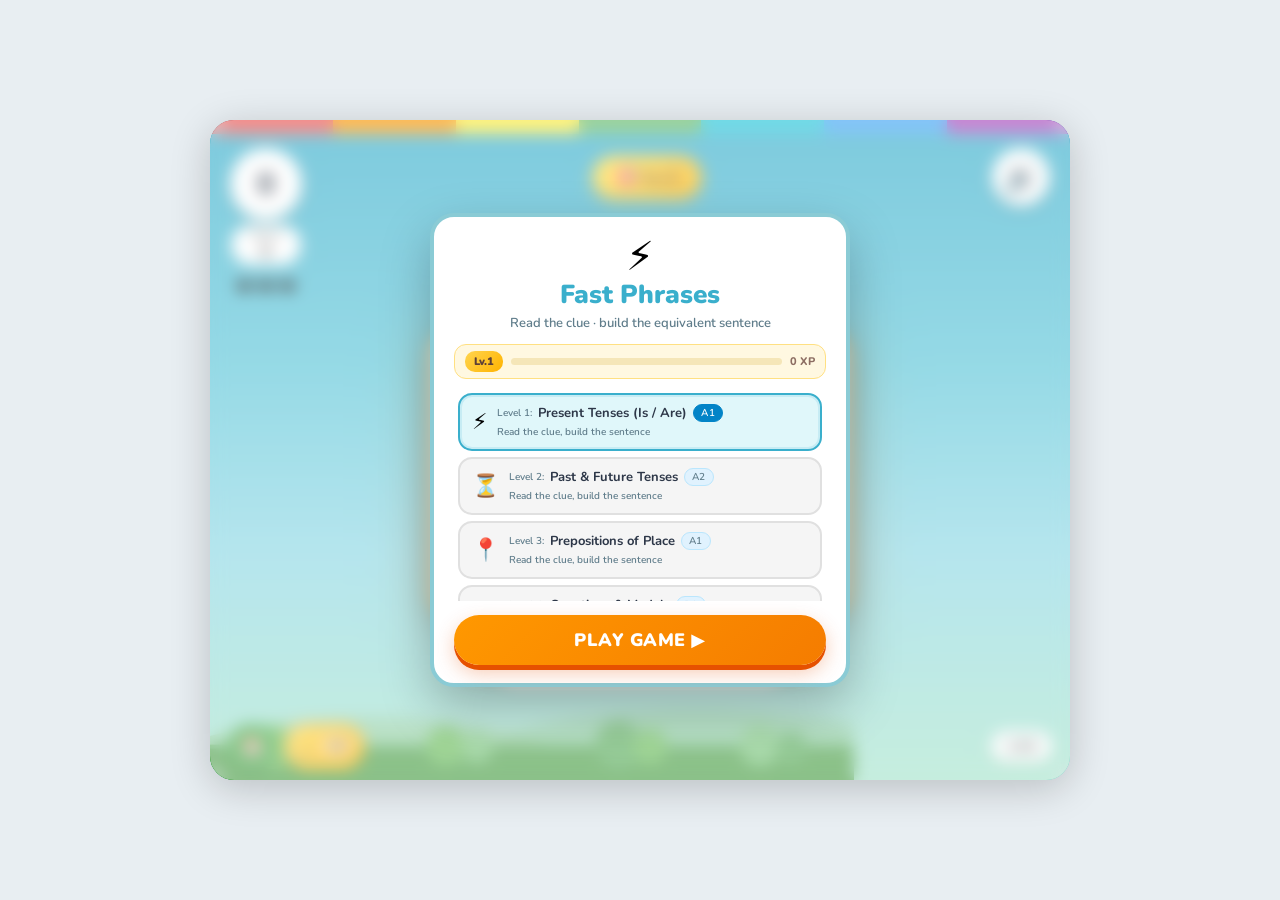
<file: backend/game/index.html>
<!DOCTYPE html>
<html lang="en">

<head>
    <meta charset="UTF-8">
    <meta name="viewport" content="width=device-width, initial-scale=1.0, maximum-scale=1.0, user-scalable=no">
    <title>Fast Phrases · Speed Sentence Building Game</title>
    <link rel="preconnect" href="https://fonts.googleapis.com">
    <link rel="preconnect" href="https://fonts.gstatic.com" crossorigin>
    <link
        href="https://fonts.googleapis.com/css2?family=Fredoka:wght@400;500;600;700&family=Nunito:wght@600;700;800;900&display=swap"
        rel="stylesheet">
    <style>
        :root {
            --font: 'Nunito', 'Fredoka', system-ui, sans-serif;
            --sky-top: #3AAFCC;
            --btn-teal: #C5E8ED;
            --btn-teal-dark: #9FD4DC;
            --btn-teal-border: #8ACBD5;
            --text-dark: #2D3748;
            --text-muted: #607D8B;
        }

        * {
            box-sizing: border-box;
            margin: 0;
            padding: 0;
        }

        *:not(input):not(textarea) {
            user-select: none;
            -webkit-user-select: none;
        }

        html,
        body {
            height: 100vh;
            height: 100dvh;
            overflow: hidden;
        }

        body {
            font-family: var(--font);
            background: #E8EEF2;
            display: flex;
            align-items: center;
            justify-content: center;
            padding: 8px;
        }

        .game-viewport {
            position: relative;
            width: 100%;
            max-width: 860px;
            height: 100%;
            max-height: 660px;
            border-radius: 24px;
            overflow: hidden;
            box-shadow: 0 8px 40px rgba(0, 0, 0, 0.2), inset 0 0 0 4px rgba(255, 255, 255, 0.4);
            display: flex;
            flex-direction: column;
            background: #5CC5D8;
        }

        /* RAINBOW TIMER */
        .rainbow-timer {
            height: 14px;
            display: flex;
            flex-shrink: 0;
            overflow: hidden;
        }

        .rainbow-timer .segment {
            flex: 1;
            transition: opacity 0.3s ease;
        }

        .rainbow-timer .segment.depleted {
            opacity: 0.15;
        }

        .seg-red {
            background: #EF5350;
        }

        .seg-orange {
            background: #FF9800;
        }

        .seg-yellow {
            background: #FFEB3B;
        }

        .seg-green {
            background: #66BB6A;
        }

        .seg-teal {
            background: #26C6DA;
        }

        .seg-blue {
            background: #42A5F5;
        }

        .seg-purple {
            background: #AB47BC;
        }

        /* SCENE */
        .game-scene {
            flex: 1;
            min-height: 0;
            position: relative;
            display: flex;
            flex-direction: column;
            background: linear-gradient(180deg, #3AAFCC 0%, #5CC5D8 35%, #8ED8E4 65%, #A8E4CC 100%);
            overflow: hidden;
        }

        .landscape {
            position: absolute;
            bottom: 0;
            left: 0;
            right: 0;
            height: 110px;
            pointer-events: none;
            z-index: 0;
        }

        /* HUD TOP */
        .hud-top {
            width: 100%;
            padding: 14px 20px 0;
            display: flex;
            align-items: flex-start;
            justify-content: space-between;
            gap: 10px;
            flex-shrink: 0;
            position: relative;
            z-index: 10;
        }

        .hud-left {
            display: flex;
            flex-direction: column;
            align-items: center;
            gap: 6px;
        }

        .hud-center {
            flex: 1;
            display: flex;
            justify-content: center;
            padding-top: 8px;
        }

        .hud-right {
            display: flex;
            align-items: flex-start;
        }

        .score-badge {
            display: flex;
            flex-direction: column;
            align-items: center;
            gap: 5px;
        }

        .score-circle {
            width: 72px;
            height: 72px;
            background: #FFFFFF;
            border-radius: 50%;
            display: flex;
            align-items: center;
            justify-content: center;
            font-size: 30px;
            font-weight: 900;
            color: var(--text-dark);
            box-shadow: 0 4px 14px rgba(0, 0, 0, 0.18), inset 0 -3px 0 rgba(0, 0, 0, 0.06);
            transition: transform 0.2s;
            border: 3px solid #FFFFFF;
        }

        .score-circle.pulse {
            transform: scale(1.15);
        }

        .score-label {
            background: #FFFFFF;
            padding: 4px 14px;
            border-radius: 22px;
            font-size: 11px;
            font-weight: 800;
            color: #666;
            text-align: center;
            line-height: 1.15;
            box-shadow: 0 2px 8px rgba(0, 0, 0, 0.12);
            min-width: 70px;
        }

        .score-label .score-num {
            display: block;
            font-size: 16px;
            color: #222;
            margin-top: 1px;
        }

        .lives-row {
            display: flex;
            gap: 3px;
            margin-top: 2px;
        }

        .heart {
            font-size: 22px;
            transition: transform 0.3s, opacity 0.3s, filter 0.3s;
            filter: drop-shadow(0 2px 3px rgba(0, 0, 0, 0.15));
        }

        .heart.lost {
            opacity: 0.25;
            filter: grayscale(1);
        }

        .heart.shake {
            animation: heart-shake 0.4s ease;
        }

        @keyframes heart-shake {

            0%,
            100% {
                transform: translateX(0);
            }

            20%,
            60% {
                transform: translateX(-4px);
            }

            40%,
            80% {
                transform: translateX(4px);
            }
        }

        .level-pill {
            background: linear-gradient(135deg, #FFE44D, #FFB300);
            color: #5D4037;
            padding: 9px 22px;
            border-radius: 26px;
            font-size: 18px;
            font-weight: 900;
            box-shadow: 0 4px 12px rgba(255, 180, 0, 0.45), inset 0 -2px 0 rgba(0, 0, 0, 0.08);
            white-space: nowrap;
            letter-spacing: 0.3px;
        }

        .sound-btn {
            width: 58px;
            height: 58px;
            background: #FFFFFF;
            border: none;
            border-radius: 50%;
            font-size: 28px;
            cursor: pointer;
            box-shadow: 0 4px 12px rgba(0, 0, 0, 0.18), inset 0 -3px 0 rgba(0, 0, 0, 0.05);
            display: flex;
            align-items: center;
            justify-content: center;
            transition: transform 0.15s;
            border: 3px solid #FFFFFF;
        }

        .sound-btn:hover {
            transform: scale(1.08);
        }

        .sound-btn:active {
            transform: scale(0.95);
        }

        .sound-btn.muted {
            opacity: 0.55;
        }

        /* SCENE BODY */
        .scene-body {
            flex: 1;
            min-height: 0;
            display: flex;
            flex-direction: column;
            align-items: center;
            justify-content: center;
            gap: 14px;
            padding: 10px 16px 0;
            width: 100%;
            position: relative;
            z-index: 5;
        }

        .illustration-frame {
            width: 420px;
            height: 290px;
            flex-shrink: 0;
            background: linear-gradient(135deg, #F0D078 0%, #D4A843 50%, #C49A38 100%);
            border-radius: 26px;
            padding: 6px;
            box-shadow:
                0 10px 30px rgba(0, 0, 0, 0.28),
                0 0 0 1px rgba(255, 255, 255, 0.4),
                0 0 60px rgba(212, 168, 67, 0.35);
            animation: frame-enter 0.45s cubic-bezier(0.34, 1.56, 0.64, 1);
        }

        @keyframes frame-enter {
            from {
                transform: scale(0.8) translateY(-15px);
                opacity: 0;
            }

            to {
                transform: scale(1) translateY(0);
                opacity: 1;
            }
        }

        .illustration-inner {
            width: 100%;
            height: 100%;
            background: radial-gradient(ellipse at center, #F4FAFF 0%, #DCEEFB 70%, #C8E0F0 100%);
            border-radius: 22px;
            display: flex;
            flex-direction: column;
            align-items: center;
            justify-content: center;
            gap: 12px;
            overflow: hidden;
            position: relative;
            box-shadow: inset 0 0 50px rgba(58, 175, 204, 0.12);
        }

        .illustration-emoji {
            font-size: 110px;
            line-height: 1;
            animation: emoji-bounce 2.5s ease-in-out infinite;
            filter: drop-shadow(0 6px 12px rgba(0, 0, 0, 0.15));
        }

        @keyframes emoji-bounce {

            0%,
            100% {
                transform: translateY(0) scale(1);
            }

            50% {
                transform: translateY(-10px) scale(1.05);
            }
        }

        .illustration-context {
            font-size: 14px;
            font-weight: 700;
            color: #3D6B7A;
            text-align: center;
            padding: 4px 18px;
            max-width: 95%;
            line-height: 1.3;
            font-style: italic;
            opacity: 0.9;
        }

        .illustration-context::before {
            content: "💭 ";
            font-style: normal;
        }

        /* CLOUD SLOT */
        .cloud-slot-wrapper {
            width: 100%;
            display: flex;
            justify-content: center;
            flex-shrink: 0;
        }

        .cloud-slot {
            background: #FFFFFF;
            min-width: 300px;
            max-width: 620px;
            min-height: 52px;
            padding: 12px 24px;
            border-radius: 26px;
            display: flex;
            align-items: center;
            justify-content: center;
            flex-wrap: wrap;
            gap: 6px;
            box-shadow: 0 5px 16px rgba(0, 0, 0, 0.1);
            transition: background 0.3s ease;
        }

        .cloud-slot .dots {
            font-size: 20px;
            font-weight: 900;
            color: #90A4AE;
            letter-spacing: 4px;
        }

        .cloud-slot.correct {
            background: #C8E6C9;
            animation: cloud-pop 0.45s ease;
        }

        .cloud-slot.wrong {
            background: #FFCDD2;
            animation: cloud-shake 0.4s ease;
        }

        @keyframes cloud-pop {
            0% {
                transform: scale(0.96);
            }

            40% {
                transform: scale(1.04);
            }

            100% {
                transform: scale(1);
            }
        }

        @keyframes cloud-shake {

            0%,
            100% {
                transform: translateX(0);
            }

            15%,
            55% {
                transform: translateX(-6px);
            }

            35%,
            75% {
                transform: translateX(6px);
            }
        }

        .placed-word {
            background: #0288D1;
            color: #FFF;
            font-size: 16px;
            font-weight: 700;
            padding: 6px 16px;
            border-radius: 20px;
            box-shadow: 0 2px 0 #01579B;
            animation: word-pop 0.25s cubic-bezier(0.175, 0.885, 0.32, 1.275);
        }

        .placed-word.hint-revealed {
            background: #F9A825;
            box-shadow: 0 2px 0 #F57F17;
        }

        @keyframes word-pop {
            from {
                transform: scale(0.5);
                opacity: 0;
            }

            to {
                transform: scale(1);
                opacity: 1;
            }
        }

        /* WORD CHOICES */
        .word-choices {
            display: flex;
            flex-wrap: wrap;
            justify-content: center;
            gap: 9px;
            padding: 0 8px;
            max-width: 660px;
            width: 100%;
            flex-shrink: 0;
        }

        .choice-btn {
            background: var(--btn-teal);
            color: var(--text-dark);
            border: 2.5px solid var(--btn-teal-border);
            font-family: var(--font);
            font-size: 17px;
            font-weight: 700;
            padding: 11px 24px;
            border-radius: 15px;
            cursor: pointer;
            box-shadow: 0 4px 0 var(--btn-teal-dark), 0 5px 10px rgba(0, 0, 0, 0.1);
            transition: all 0.1s ease;
            position: relative;
            top: 0;
        }

        .choice-btn:hover {
            top: -2px;
            box-shadow: 0 6px 0 var(--btn-teal-dark), 0 8px 14px rgba(0, 0, 0, 0.12);
            background: #D4EEF3;
        }

        .choice-btn:active {
            top: 3px;
            box-shadow: 0 1px 0 var(--btn-teal-dark);
        }

        .choice-btn.used {
            opacity: 0.2;
            pointer-events: none;
            box-shadow: none;
            top: 0;
            transform: scale(0.9);
        }

        .choice-btn.hint-highlight {
            background: #FFE082;
            border-color: #FFB300;
            box-shadow: 0 4px 0 #FF8F00, 0 5px 10px rgba(0, 0, 0, 0.15);
            animation: hint-pulse 0.8s ease-in-out infinite alternate;
        }

        @keyframes hint-pulse {
            from {
                transform: scale(1);
            }

            to {
                transform: scale(1.05);
            }
        }

        .choice-btn.wrong-flash {
            animation: btn-shake 0.35s ease;
            background: #FFCDD2;
            border-color: #EF9A9A;
        }

        @keyframes btn-shake {

            0%,
            100% {
                transform: translateX(0);
            }

            20%,
            60% {
                transform: translateX(-4px);
            }

            40%,
            80% {
                transform: translateX(4px);
            }
        }

        /* BOTTOM BAR */
        .bottom-controls {
            width: 100%;
            padding: 10px 18px 12px;
            display: flex;
            align-items: center;
            justify-content: space-between;
            gap: 8px;
            flex-shrink: 0;
            position: relative;
            z-index: 10;
        }

        .bottom-left {
            display: flex;
            gap: 8px;
            align-items: center;
        }

        .ctrl-btn {
            height: 44px;
            min-width: 44px;
            border-radius: 24px;
            border: none;
            font-size: 20px;
            cursor: pointer;
            display: flex;
            align-items: center;
            justify-content: center;
            box-shadow: 0 3px 8px rgba(0, 0, 0, 0.15);
            transition: transform 0.15s, box-shadow 0.15s;
            padding: 0 12px;
        }

        .ctrl-btn:hover {
            transform: scale(1.06);
        }

        .ctrl-btn:active {
            transform: scale(0.96);
        }

        .ctrl-btn.flag-btn {
            background: #4CAF50;
            color: #FFF;
        }

        .ctrl-btn.hint-btn {
            background: linear-gradient(135deg, #FFD54F, #FFB300);
            color: #5D4037;
            font-family: var(--font);
            font-size: 15px;
            font-weight: 900;
            gap: 6px;
            box-shadow: 0 3px 8px rgba(255, 180, 0, 0.35), inset 0 -2px 0 rgba(0, 0, 0, 0.1);
        }

        .ctrl-btn.hint-btn:disabled {
            opacity: 0.35;
            cursor: not-allowed;
            background: linear-gradient(135deg, #CFD8DC, #B0BEC5);
            box-shadow: 0 3px 8px rgba(0, 0, 0, 0.1);
        }

        .ctrl-btn.hint-btn:disabled:hover {
            transform: none;
        }

        .hint-count {
            background: rgba(255, 255, 255, 0.5);
            padding: 1px 7px;
            border-radius: 10px;
            font-size: 13px;
        }

        .progress-pill {
            background: rgba(255, 255, 255, 0.95);
            padding: 6px 16px;
            border-radius: 22px;
            font-size: 14px;
            font-weight: 800;
            color: #555;
            box-shadow: 0 2px 8px rgba(0, 0, 0, 0.12);
        }

        /* POPUPS */
        .score-popup {
            position: absolute;
            top: 40%;
            left: 50%;
            transform: translate(-50%, -50%);
            font-size: 42px;
            font-weight: 900;
            color: #FF9800;
            text-shadow: 0 3px 8px rgba(0, 0, 0, 0.25), 0 0 20px rgba(255, 152, 0, 0.4);
            z-index: 50;
            pointer-events: none;
            animation: score-fly 0.9s cubic-bezier(0.23, 1, 0.32, 1) forwards;
        }

        @keyframes score-fly {
            0% {
                transform: translate(-50%, -50%) scale(0.5);
                opacity: 0;
            }

            25% {
                transform: translate(-50%, -70%) scale(1.3);
                opacity: 1;
            }

            100% {
                transform: translate(-50%, -140%) scale(0.7);
                opacity: 0;
            }
        }

        .streak-popup {
            position: absolute;
            top: 18px;
            left: 50%;
            transform: translateX(-50%);
            background: rgba(255, 152, 0, 0.92);
            color: #FFF;
            padding: 7px 22px;
            border-radius: 22px;
            font-size: 17px;
            font-weight: 900;
            z-index: 50;
            animation: streak-show 1.5s ease forwards;
            pointer-events: none;
            box-shadow: 0 4px 14px rgba(255, 152, 0, 0.4);
        }

        @keyframes streak-show {
            0% {
                transform: translateX(-50%) scale(0.6);
                opacity: 0;
            }

            20% {
                transform: translateX(-50%) scale(1.1);
                opacity: 1;
            }

            80% {
                transform: translateX(-50%) scale(1);
                opacity: 1;
            }

            100% {
                transform: translateX(-50%) translateY(-10px);
                opacity: 0;
            }
        }

        .levelup-toast {
            position: absolute;
            top: 30%;
            left: 50%;
            transform: translate(-50%, -50%);
            background: linear-gradient(135deg, #FFD54F, #FFB300);
            color: #5D4037;
            padding: 16px 30px;
            border-radius: 24px;
            font-size: 20px;
            font-weight: 900;
            z-index: 300;
            box-shadow: 0 8px 24px rgba(255, 180, 0, 0.6);
            animation: levelup-anim 2.2s ease forwards;
            pointer-events: none;
            text-align: center;
        }

        @keyframes levelup-anim {
            0% {
                transform: translate(-50%, -50%) scale(0.3);
                opacity: 0;
            }

            20% {
                transform: translate(-50%, -50%) scale(1.15);
                opacity: 1;
            }

            40%,
            75% {
                transform: translate(-50%, -50%) scale(1);
                opacity: 1;
            }

            100% {
                transform: translate(-50%, -65%) scale(0.9);
                opacity: 0;
            }
        }

        .confetti-container {
            position: absolute;
            inset: 0;
            pointer-events: none;
            z-index: 100;
            overflow: hidden;
        }

        .confetti {
            position: absolute;
            border-radius: 3px;
            animation: confetti-fall linear forwards;
        }

        @keyframes confetti-fall {
            0% {
                transform: translateY(-20px) rotate(0deg);
                opacity: 1;
            }

            100% {
                transform: translateY(700px) rotate(720deg);
                opacity: 0;
            }
        }

        /* OVERLAYS */
        .overlay {
            position: absolute;
            inset: 0;
            background: rgba(255, 255, 255, 0.35);
            backdrop-filter: blur(8px);
            display: flex;
            align-items: center;
            justify-content: center;
            padding: 16px;
            z-index: 200;
            overflow-y: auto;
        }

        .overlay.hidden {
            display: none !important;
        }

        .modal-card {
            background: #FFFFFF;
            border-radius: 24px;
            max-width: 420px;
            width: 100%;
            padding: 20px 20px 18px;
            text-align: center;
            box-shadow: 0 20px 50px rgba(0, 0, 0, 0.25);
            border: 4px solid var(--btn-teal-border);
            animation: modal-pop 0.4s cubic-bezier(0.34, 1.56, 0.64, 1);
            margin: auto;
        }

        @keyframes modal-pop {
            from {
                transform: scale(0.75) translateY(20px);
                opacity: 0;
            }

            to {
                transform: scale(1) translateY(0);
                opacity: 1;
            }
        }

        .modal-card .game-logo {
            font-size: 40px;
            margin-bottom: 0;
            line-height: 1;
        }

        .modal-card h1 {
            font-size: 26px;
            font-weight: 900;
            color: var(--sky-top);
            margin-bottom: 2px;
        }

        .modal-card .subtitle {
            font-size: 13px;
            color: var(--text-muted);
            margin-bottom: 12px;
            font-weight: 600;
        }

        /* LEVEL BAR */
        .level-bar {
            display: flex;
            align-items: center;
            gap: 8px;
            background: #FFF8E1;
            border: 1.5px solid #FFE082;
            border-radius: 12px;
            padding: 6px 10px;
            margin-bottom: 12px;
        }

        .level-bar .lv-badge {
            background: linear-gradient(135deg, #FFD54F, #FFB300);
            color: #5D4037;
            font-size: 11px;
            font-weight: 900;
            padding: 3px 9px;
            border-radius: 10px;
            white-space: nowrap;
        }

        .level-bar .xp-track {
            flex: 1;
            background: #F5E6B8;
            border-radius: 8px;
            height: 7px;
            overflow: hidden;
        }

        .level-bar .xp-fill {
            height: 100%;
            width: 0%;
            background: linear-gradient(90deg, #FF9800, #FFB300);
            border-radius: 8px;
            transition: width 0.5s ease;
        }

        .level-bar .xp-text {
            font-size: 11px;
            font-weight: 800;
            color: #8D6E63;
            white-space: nowrap;
        }

        /* CATEGORY LIST */
        .cat-grid {
            display: flex;
            flex-direction: column;
            gap: 6px;
            margin-bottom: 14px;
            max-height: 210px;
            overflow-y: auto;
            padding: 2px 4px;
        }

        .cat-grid::-webkit-scrollbar {
            width: 4px;
        }

        .cat-grid::-webkit-scrollbar-thumb {
            background: #B0BEC5;
            border-radius: 10px;
        }

        .cat-btn {
            background: #F5F5F5;
            border: 2px solid #E0E0E0;
            border-radius: 14px;
            padding: 9px 12px;
            display: flex;
            align-items: center;
            gap: 10px;
            cursor: pointer;
            text-align: left;
            font-family: var(--font);
            transition: all 0.15s ease;
        }

        .cat-btn:hover {
            border-color: var(--sky-top);
            background: #E0F7FA;
            transform: translateX(3px);
        }

        .cat-btn.selected {
            border-color: var(--sky-top);
            background: #E0F7FA;
            box-shadow: inset 0 0 0 2px rgba(58, 175, 204, 0.15);
        }

        .cat-btn .cat-emoji {
            font-size: 22px;
            flex-shrink: 0;
        }

        .cat-btn .cat-meta h4 {
            font-size: 13px;
            color: var(--text-dark);
            font-weight: 700;
            display: flex;
            align-items: center;
            gap: 6px;
            flex-wrap: wrap;
        }

        .cat-lv-num {
            color: #0284C7;
            font-weight: 800;
        }

        .cat-level-badge {
            background: #E0F2FE;
            color: #0369A1;
            font-size: 10px;
            font-weight: 800;
            padding: 1px 7px;
            border-radius: 999px;
            border: 1px solid #BAE6FD;
            letter-spacing: 0.3px;
        }

        .cat-btn.selected .cat-level-badge {
            background: #0284C7;
            color: #FFFFFF;
            border-color: #0284C7;
        }

        .cat-btn .cat-meta span {
            font-size: 10px;
            color: var(--text-muted);
            font-weight: 600;
        }

        /* BUTTONS */
        .btn-play {
            display: block;
            width: 100%;
            background: linear-gradient(135deg, #FF9800, #F57C00);
            color: #FFF;
            border: none;
            font-family: var(--font);
            font-size: 18px;
            font-weight: 900;
            padding: 13px 28px;
            border-radius: 50px;
            cursor: pointer;
            box-shadow: 0 5px 0 #E65100, 0 8px 20px rgba(230, 81, 0, 0.3);
            transition: all 0.12s ease;
            position: relative;
            top: 0;
            letter-spacing: 0.5px;
        }

        .btn-play:hover {
            top: -2px;
            box-shadow: 0 7px 0 #E65100, 0 12px 28px rgba(230, 81, 0, 0.35);
        }

        .btn-play:active {
            top: 4px;
            box-shadow: 0 1px 0 #E65100;
        }

        .btn-secondary {
            display: block;
            width: 100%;
            background: #F5F5F5;
            color: #333;
            border: 2px solid #E0E0E0;
            font-family: var(--font);
            font-size: 14px;
            font-weight: 800;
            padding: 10px 22px;
            border-radius: 50px;
            cursor: pointer;
            margin-top: 8px;
            transition: all 0.15s ease;
        }

        .btn-secondary:hover {
            background: #EEEEEE;
            border-color: var(--sky-top);
        }

        .btn-secondary:active {
            transform: scale(0.98);
        }

        /* RESULTS */
        .results-panel {
            background: #F5F7FA;
            border-radius: 14px;
            padding: 10px 14px;
            margin-bottom: 12px;
        }

        .result-row {
            display: flex;
            justify-content: space-between;
            align-items: center;
            padding: 5px 0;
        }

        .result-row:not(:last-child) {
            border-bottom: 1px solid #E0E7EE;
        }

        .result-row .label {
            font-size: 13px;
            font-weight: 700;
            color: var(--text-muted);
        }

        .result-row .value {
            font-size: 16px;
            font-weight: 900;
        }

        .value.score {
            color: #0288D1;
        }

        .value.streak {
            color: #FF9800;
        }

        .value.accuracy {
            color: #4CAF50;
        }

        .rank-badge {
            font-size: 15px;
            font-weight: 800;
            color: #E65100;
            margin-bottom: 10px;
        }

        /* RESPONSIVE */
        @media (max-width: 720px) {
            .illustration-frame {
                width: 360px;
                height: 250px;
            }

            .illustration-emoji {
                font-size: 92px;
            }

            .choice-btn {
                font-size: 15px;
                padding: 10px 18px;
            }

            .score-circle {
                width: 62px;
                height: 62px;
                font-size: 25px;
            }

            .score-label {
                min-width: 62px;
            }

            .score-label .score-num {
                font-size: 14px;
            }

            .level-pill {
                font-size: 15px;
                padding: 7px 16px;
            }

            .sound-btn {
                width: 50px;
                height: 50px;
                font-size: 24px;
            }

            .heart {
                font-size: 19px;
            }
        }

        @media (max-width: 480px) {
            .game-viewport {
                border-radius: 18px;
            }

            .illustration-frame {
                width: 300px;
                height: 210px;
            }

            .illustration-emoji {
                font-size: 78px;
            }

            .illustration-context {
                font-size: 12px;
            }

            .choice-btn {
                font-size: 13px;
                padding: 8px 13px;
            }

            .score-circle {
                width: 56px;
                height: 56px;
                font-size: 22px;
            }

            .score-label {
                min-width: 56px;
                padding: 3px 10px;
                font-size: 10px;
            }

            .score-label .score-num {
                font-size: 13px;
            }

            .level-pill {
                font-size: 13px;
                padding: 6px 12px;
            }

            .sound-btn {
                width: 44px;
                height: 44px;
                font-size: 20px;
            }

            .heart {
                font-size: 17px;
            }

            .ctrl-btn {
                height: 40px;
                min-width: 40px;
                font-size: 18px;
            }

            .ctrl-btn.hint-btn {
                font-size: 13px;
                padding: 0 10px;
            }

            .hint-count {
                font-size: 12px;
                padding: 1px 6px;
            }
        }

        @media (max-height: 640px) {
            .illustration-frame {
                width: 360px;
                height: 245px;
            }

            .illustration-emoji {
                font-size: 90px;
            }

            .scene-body {
                gap: 10px;
            }

            .hud-top {
                padding: 10px 16px 0;
            }

            .score-circle {
                width: 62px;
                height: 62px;
                font-size: 25px;
            }

            .sound-btn {
                width: 50px;
                height: 50px;
                font-size: 24px;
            }
        }

        @media (max-height: 540px) {
            .illustration-frame {
                width: 300px;
                height: 200px;
            }

            .illustration-emoji {
                font-size: 72px;
            }

            .illustration-context {
                font-size: 12px;
            }

            .cloud-slot {
                min-height: 44px;
                padding: 8px 18px;
            }

            .scene-body {
                gap: 6px;
                padding: 6px 12px 0;
            }

            .choice-btn {
                font-size: 14px;
                padding: 8px 14px;
            }

            .score-circle {
                width: 54px;
                height: 54px;
                font-size: 22px;
            }

            .sound-btn {
                width: 44px;
                height: 44px;
                font-size: 20px;
            }

            .level-pill {
                font-size: 14px;
                padding: 6px 14px;
            }
        }
    </style>
</head>

<body>

    <div class="game-viewport" id="gameViewport">
        <div class="rainbow-timer" id="rainbowTimer">
            <div class="segment seg-red"></div>
            <div class="segment seg-orange"></div>
            <div class="segment seg-yellow"></div>
            <div class="segment seg-green"></div>
            <div class="segment seg-teal"></div>
            <div class="segment seg-blue"></div>
            <div class="segment seg-purple"></div>
        </div>

        <div class="game-scene" id="gameScene">
            <svg class="landscape" viewBox="0 0 820 140" preserveAspectRatio="none" xmlns="http://www.w3.org/2000/svg">
                <ellipse cx="200" cy="140" rx="280" ry="80" fill="#8EC78F" opacity="0.6" />
                <ellipse cx="620" cy="140" rx="320" ry="90" fill="#7BBC7D" opacity="0.5" />
                <rect x="0" y="95" width="820" height="50" fill="#5DAF60" />
                <rect x="0" y="100" width="820" height="45" fill="#4EA04A" />
                <circle cx="80" cy="98" r="28" fill="#6DBF5E" />
                <circle cx="120" cy="95" r="22" fill="#7BC67E" />
                <circle cx="50" cy="100" r="20" fill="#5DAF60" />
                <circle cx="300" cy="96" r="25" fill="#6DBF5E" />
                <circle cx="340" cy="98" r="20" fill="#7BC67E" />
                <circle cx="520" cy="95" r="30" fill="#5DAF60" />
                <circle cx="560" cy="97" r="22" fill="#6DBF5E" />
                <circle cx="700" cy="96" r="26" fill="#7BC67E" />
                <circle cx="740" cy="99" r="20" fill="#5DAF60" />
            </svg>

            <div class="hud-top">
                <div class="hud-left">
                    <div class="score-badge">
                        <div class="score-circle" id="streakCircle">0</div>
                        <div class="score-label">Score<span class="score-num" id="scoreNum">0</span></div>
                    </div>
                    <div class="lives-row" id="livesRow">
                        <span class="heart">❤️</span>
                        <span class="heart">❤️</span>
                        <span class="heart">❤️</span>
                    </div>
                </div>
                <div class="hud-center">
                    <div class="level-pill" id="levelPill">🎯 Lv.1</div>
                </div>
                <div class="hud-right">
                    <button class="sound-btn" id="soundBtn" title="Toggle Sound">🔊</button>
                </div>
            </div>

            <div class="scene-body">
                <div class="illustration-frame" id="illustrationFrame">
                    <div class="illustration-inner">
                        <span class="illustration-emoji" id="sceneEmoji">🐱</span>
                        <span class="illustration-context" id="sceneContext">A fluffy cat napping quietly</span>
                    </div>
                </div>
                <div class="cloud-slot-wrapper">
                    <div class="cloud-slot" id="cloudSlot">
                        <span class="dots">··· ···</span>
                    </div>
                </div>
                <div class="word-choices" id="wordChoices"></div>
            </div>

            <div class="bottom-controls">
                <div class="bottom-left">
                    <button class="ctrl-btn flag-btn" id="homeBtn" title="Menu">🏠</button>
                    <button class="ctrl-btn hint-btn" id="hintBtn" title="Use Hint — 1 per question">
                        💡 <span class="hint-count" id="hintCount">10</span>
                    </button>
                </div>
                <div class="progress-pill" id="progressPill">1/20</div>
            </div>
        </div>

        <!-- START MENU -->
        <div class="overlay" id="menuOverlay">
            <div class="modal-card">
                <div class="game-logo">⚡</div>
                <h1>Fast Phrases</h1>
                <p class="subtitle">Read the clue · build the equivalent sentence</p>

                <div class="level-bar">
                    <span class="lv-badge" id="menuLevel">Lv.1</span>
                    <div class="xp-track">
                        <div class="xp-fill" id="menuXpFill"></div>
                    </div>
                    <span class="xp-text" id="menuXpText">0 XP</span>
                </div>

                <div class="cat-grid" id="catGrid"></div>
                <button class="btn-play" id="btnStart">PLAY GAME ▶</button>
            </div>
        </div>

        <!-- GAME OVER -->
        <div class="overlay hidden" id="gameOverOverlay">
            <div class="modal-card">
                <div class="game-logo" id="goIcon">🏁</div>
                <h1 style="color: #E65100;" id="goTitle">Game Over!</h1>
                <p class="rank-badge" id="rankText">⚡ Speed Sentence Champion!</p>
                <div class="results-panel">
                    <div class="result-row"><span class="label">Final Score</span><span class="value score"
                            id="finalScore">0</span></div>
                    <div class="result-row"><span class="label">Best Streak</span><span class="value streak"
                            id="finalStreak">0 🔥</span></div>
                    <div class="result-row"><span class="label">Accuracy</span><span class="value accuracy"
                            id="finalAccuracy">0%</span></div>
                    <div class="result-row"><span class="label">Correct</span><span class="value" id="finalQuestions"
                            style="color:#333;">0 / 0</span></div>
                </div>
                <button class="btn-play" id="btnRestart">PLAY AGAIN 🔁</button>
                <button class="btn-secondary" id="btnGoMenu">MAIN MENU</button>
            </div>
        </div>
    </div>

    <script>
        /* ==================================================================
           AUDIO ENGINE
           ================================================================== */
        const AudioFX = (() => {
            let ctx = null; let muted = false;
            const init = () => { if (!ctx) ctx = new (window.AudioContext || window.webkitAudioContext)(); };
            const play = (type) => {
                if (muted) return; init(); if (!ctx) return;
                const osc = ctx.createOscillator(); const gain = ctx.createGain();
                osc.connect(gain); gain.connect(ctx.destination);
                const t = ctx.currentTime;
                switch (type) {
                    case 'click':
                        osc.frequency.setValueAtTime(520, t);
                        osc.frequency.exponentialRampToValueAtTime(700, t + 0.04);
                        gain.gain.setValueAtTime(0.12, t);
                        gain.gain.exponentialRampToValueAtTime(0.001, t + 0.06);
                        osc.start(t); osc.stop(t + 0.06); break;
                    case 'place':
                        osc.type = 'triangle';
                        osc.frequency.setValueAtTime(440, t);
                        osc.frequency.exponentialRampToValueAtTime(880, t + 0.06);
                        gain.gain.setValueAtTime(0.1, t);
                        gain.gain.exponentialRampToValueAtTime(0.001, t + 0.1);
                        osc.start(t); osc.stop(t + 0.1); break;
                    case 'correct':
                        osc.type = 'sine';
                        [523, 659, 784, 1047].forEach((f, i) => osc.frequency.setValueAtTime(f, t + i * 0.1));
                        gain.gain.setValueAtTime(0.18, t);
                        gain.gain.exponentialRampToValueAtTime(0.001, t + 0.45);
                        osc.start(t); osc.stop(t + 0.45); break;
                    case 'wrong':
                        osc.type = 'sawtooth';
                        osc.frequency.setValueAtTime(180, t);
                        osc.frequency.exponentialRampToValueAtTime(90, t + 0.2);
                        gain.gain.setValueAtTime(0.18, t);
                        gain.gain.exponentialRampToValueAtTime(0.001, t + 0.25);
                        osc.start(t); osc.stop(t + 0.25); break;
                    case 'levelup':
                        osc.type = 'sine';
                        [523, 659, 784, 1047, 1319].forEach((f, i) => osc.frequency.setValueAtTime(f, t + i * 0.08));
                        gain.gain.setValueAtTime(0.2, t);
                        gain.gain.exponentialRampToValueAtTime(0.001, t + 0.5);
                        osc.start(t); osc.stop(t + 0.5); break;
                    case 'gameover':
                        osc.type = 'sine';
                        [440, 349, 293, 220].forEach((f, i) => osc.frequency.setValueAtTime(f, t + i * 0.15));
                        gain.gain.setValueAtTime(0.18, t);
                        gain.gain.exponentialRampToValueAtTime(0.001, t + 0.6);
                        osc.start(t); osc.stop(t + 0.6); break;
                }
            };
            return { play, toggle: () => { muted = !muted; return muted; }, isMuted: () => muted };
        })();

        /* ==================================================================
           PERSISTENT SAVE
           ================================================================== */
        const Save = {
            KEY: 'fastphrases_save_v4',
            data: {
                xp: 0, bestScore: 0, lastCat: 'present',
                totalAnswered: 0, hintsUsed: 0
            },
            load() {
                try {
                    const raw = localStorage.getItem(this.KEY);
                    if (raw) this.data = { ...this.data, ...JSON.parse(raw) };
                } catch (e) { console.warn(e); }
            },
            save() { try { localStorage.setItem(this.KEY, JSON.stringify(this.data)); } catch (e) { console.warn(e); } }
        };
        Save.load();

        /* ==================================================================
           HINT ECONOMY: 1 per question · 10 per 50 questions total
           ================================================================== */
        const HINTS_STARTING = 10;
        const HINTS_PER_BATCH = 10;
        const QUESTIONS_PER_BATCH = 50;
        const HINTS_PER_QUESTION = 1;

        function getAvailableHints() {
            const earned = HINTS_STARTING + Math.floor(Save.data.totalAnswered / QUESTIONS_PER_BATCH) * HINTS_PER_BATCH;
            return Math.max(0, earned - Save.data.hintsUsed);
        }

        /* ==================================================================
           LEVELS
           ================================================================== */
        const LEVEL_XP = [0, 500, 1200, 2200, 3500, 5000, 7000, 9500, 12500, 16000, 20000, 25000, 31000, 38000, 46000];
        function getLevel(xp) { let l = 1; for (let i = 1; i < LEVEL_XP.length; i++) { if (xp >= LEVEL_XP[i]) l = i + 1; else break; } return l; }
        function xpAtLevel(l) { return LEVEL_XP[l - 1] ?? 0; }
        function xpForNextLevel(l) { return LEVEL_XP[l] ?? (LEVEL_XP[LEVEL_XP.length - 1] + (l - LEVEL_XP.length + 1) * 10000); }

        /* ==================================================================
           CONFETTI & POPUPS
           ================================================================== */
        function spawnConfetti(n = 25) {
            const c = document.createElement('div'); c.className = 'confetti-container';
            document.getElementById('gameViewport').appendChild(c);
            const colors = ['#FF9800', '#4CAF50', '#2196F3', '#E91E63', '#FFEB3B', '#9C27B0', '#00BCD4'];
            for (let i = 0; i < n; i++) {
                const el = document.createElement('div'); el.className = 'confetti';
                el.style.left = Math.random() * 100 + '%';
                el.style.background = colors[Math.floor(Math.random() * colors.length)];
                el.style.width = (5 + Math.random() * 6) + 'px';
                el.style.height = (5 + Math.random() * 6) + 'px';
                el.style.animationDuration = (1.5 + Math.random() * 1.5) + 's';
                el.style.animationDelay = (Math.random() * 0.4) + 's';
                c.appendChild(el);
            }
            setTimeout(() => c.remove(), 3500);
        }
        function showScorePopup(pts) {
            const p = document.createElement('div'); p.className = 'score-popup'; p.textContent = '+' + pts;
            document.getElementById('gameScene').appendChild(p);
            setTimeout(() => p.remove(), 1000);
        }
        function showStreakPopup(streak) {
            if (streak < 3) return;
            const labels = { 3: 'x2 Multiplier!', 6: 'x3 ON FIRE!', 9: 'x4 UNSTOPPABLE!' };
            if (!labels[streak]) return;
            const p = document.createElement('div'); p.className = 'streak-popup';
            p.textContent = '🔥 ' + labels[streak];
            document.getElementById('gameScene').appendChild(p);
            setTimeout(() => p.remove(), 1600);
        }
        function showLevelUpToast(newLevel) {
            const t = document.createElement('div'); t.className = 'levelup-toast';
            t.innerHTML = '🎉 LEVEL UP!<br><span style="font-size:15px;">You are now Level ' + newLevel + '</span>';
            document.getElementById('gameViewport').appendChild(t);
            setTimeout(() => t.remove(), 2300);
        }

        /* ==================================================================
           CATEGORIES — clue (picture) ≠ answer (chunks)
           The picture describes the scene one way; the chunks build an
           equivalent sentence with different words.
           ================================================================== */
        let CATEGORIES = {
    "present": {
        "level": "A1",
        "title": "Present Tenses (Is / Are)",
        "emoji": "⚡",
        "desc": "Read the clue, build the sentence",
        "items": [
            {
                "id": "present_01",
                "level": "A1",
                "context": "A fluffy cat napping on a warm sofa",
                "emoji": "🐱",
                "chunks": [
                    "The cat",
                    "is sleeping",
                    "on the sofa."
                ],
                "distractors": [
                    "are sleeping",
                    "on the bed."
                ]
            },
            {
                "id": "present_02",
                "level": "A1",
                "context": "Children playing football in the schoolyard",
                "emoji": "⚽",
                "chunks": [
                    "The kids",
                    "are playing",
                    "outside."
                ],
                "distractors": [
                    "is playing",
                    "play football"
                ]
            },
            {
                "id": "present_03",
                "level": "A1",
                "context": "A chef preparing fresh vegetable soup",
                "emoji": "🍲",
                "chunks": [
                    "The cook",
                    "is making",
                    "some soup."
                ],
                "distractors": [
                    "are making",
                    "some soups."
                ]
            },
            {
                "id": "present_04",
                "level": "A1",
                "context": "A student reading an exciting adventure novel",
                "emoji": "📖",
                "chunks": [
                    "She",
                    "is reading",
                    "a good book."
                ],
                "distractors": [
                    "she are",
                    "read a book."
                ]
            },
            {
                "id": "present_05",
                "level": "A1",
                "context": "The sun shining brightly over the green hills",
                "emoji": "☀️",
                "chunks": [
                    "The sun",
                    "is shining",
                    "today."
                ],
                "distractors": [
                    "are shining",
                    "yesterday."
                ]
            },
            {
                "id": "present_06",
                "level": "A1",
                "context": "A young boy drinking cold orange juice",
                "emoji": "🥤",
                "chunks": [
                    "He",
                    "is drinking",
                    "some juice."
                ],
                "distractors": [
                    "is drink",
                    "a juice."
                ]
            },
            {
                "id": "present_07",
                "level": "A1",
                "context": "Two friends riding bicycles through the park",
                "emoji": "🚲",
                "chunks": [
                    "They",
                    "are riding",
                    "their bikes."
                ],
                "distractors": [
                    "is riding",
                    "there bikes."
                ]
            },
            {
                "id": "present_08",
                "level": "A1",
                "context": "Birds singing beautifully in the tall tree",
                "emoji": "🐦",
                "chunks": [
                    "The birds",
                    "are singing",
                    "outside."
                ],
                "distractors": [
                    "is singing",
                    "a song."
                ]
            },
            {
                "id": "present_09",
                "level": "A1",
                "context": "A woman painting a beautiful sunset landscape",
                "emoji": "🎨",
                "chunks": [
                    "She",
                    "is painting",
                    "a picture."
                ],
                "distractors": [
                    "she are",
                    "paint a picture."
                ]
            },
            {
                "id": "present_10",
                "level": "A1",
                "context": "A dog chasing its tail in the garden",
                "emoji": "🐕",
                "chunks": [
                    "The dog",
                    "is running",
                    "around."
                ],
                "distractors": [
                    "are running",
                    "is run"
                ]
            },
            {
                "id": "present_11",
                "level": "A1",
                "context": "A teacher explaining a difficult math problem",
                "emoji": "🧑‍🏫",
                "chunks": [
                    "She",
                    "is teaching",
                    "a class."
                ],
                "distractors": [
                    "is teach",
                    "to class."
                ]
            },
            {
                "id": "present_12",
                "level": "A1",
                "context": "A baker preparing fresh bread every morning",
                "emoji": "🥖",
                "chunks": [
                    "He",
                    "is baking",
                    "some bread."
                ],
                "distractors": [
                    "are baking",
                    "a breads."
                ]
            }
        ]
    },
    "past_future": {
        "level": "A2",
        "title": "Past & Future Tenses",
        "emoji": "⏳",
        "desc": "Read the clue, build the sentence",
        "items": [
            {
                "id": "past_future_01",
                "level": "A2",
                "context": "Yesterday we visited the grand museum",
                "emoji": "🏛️",
                "chunks": [
                    "We",
                    "went",
                    "to the museum."
                ],
                "distractors": [
                    "was go",
                    "at museum."
                ]
            },
            {
                "id": "past_future_02",
                "level": "A2",
                "context": "He bought fresh red apples at the market",
                "emoji": "🍎",
                "chunks": [
                    "He",
                    "got",
                    "some apples."
                ],
                "distractors": [
                    "has get",
                    "any apples."
                ]
            },
            {
                "id": "past_future_03",
                "level": "A2",
                "context": "Tomorrow it will rain in the afternoon",
                "emoji": "🌧️",
                "chunks": [
                    "It",
                    "is going to",
                    "rain tomorrow."
                ],
                "distractors": [
                    "will going to",
                    "rains tomorrow."
                ]
            },
            {
                "id": "past_future_04",
                "level": "A2",
                "context": "They are travelling to London next week",
                "emoji": "✈️",
                "chunks": [
                    "They",
                    "will fly",
                    "to London."
                ],
                "distractors": [
                    "will flying",
                    "fly to London"
                ]
            },
            {
                "id": "past_future_05",
                "level": "A2",
                "context": "She wrote an inspiring letter last night",
                "emoji": "✉️",
                "chunks": [
                    "She",
                    "wrote",
                    "a letter."
                ],
                "distractors": [
                    "has wrote",
                    "written letter."
                ]
            },
            {
                "id": "past_future_06",
                "level": "A2",
                "context": "The family ate dinner together at the restaurant",
                "emoji": "🍽️",
                "chunks": [
                    "They",
                    "had dinner",
                    "together."
                ],
                "distractors": [
                    "have ate",
                    "at together."
                ]
            },
            {
                "id": "past_future_07",
                "level": "A2",
                "context": "He will study medicine at the university",
                "emoji": "🎓",
                "chunks": [
                    "He",
                    "is going to",
                    "study medicine."
                ],
                "distractors": [
                    "is go to",
                    "studies medicine."
                ]
            },
            {
                "id": "past_future_08",
                "level": "A2",
                "context": "They watched a scary movie last weekend",
                "emoji": "🎬",
                "chunks": [
                    "They",
                    "saw",
                    "a film."
                ],
                "distractors": [
                    "was seen",
                    "seen film."
                ]
            },
            {
                "id": "past_future_09",
                "level": "A2",
                "context": "She is going to bake a chocolate cake",
                "emoji": "🎂",
                "chunks": [
                    "She",
                    "will make",
                    "a cake."
                ],
                "distractors": [
                    "will made",
                    "making cake."
                ]
            },
            {
                "id": "past_future_10",
                "level": "A2",
                "context": "We played volleyball on the sunny beach",
                "emoji": "🏐",
                "chunks": [
                    "We",
                    "played",
                    "volleyball."
                ],
                "distractors": [
                    "were played",
                    "play volleyball."
                ]
            },
            {
                "id": "past_future_11",
                "level": "A2",
                "context": "He drove his new car to the countryside",
                "emoji": "🚙",
                "chunks": [
                    "He",
                    "drove",
                    "out of town."
                ],
                "distractors": [
                    "has drove",
                    "drive out."
                ]
            },
            {
                "id": "past_future_12",
                "level": "A2",
                "context": "Tomorrow the students will take an exam",
                "emoji": "📝",
                "chunks": [
                    "They",
                    "will have",
                    "a test."
                ],
                "distractors": [
                    "will had",
                    "having a test."
                ]
            }
        ]
    },
    "location": {
        "level": "A1",
        "title": "Prepositions of Place",
        "emoji": "📍",
        "desc": "Read the clue, build the sentence",
        "items": [
            {
                "id": "location_01",
                "level": "A1",
                "context": "A puppy hiding beneath the wooden table",
                "emoji": "🐶",
                "chunks": [
                    "The dog",
                    "is under",
                    "the table."
                ],
                "distractors": [
                    "are under",
                    "in the table."
                ]
            },
            {
                "id": "location_02",
                "level": "A1",
                "context": "Keys resting on the kitchen counter",
                "emoji": "🔑",
                "chunks": [
                    "The keys",
                    "are on",
                    "the counter."
                ],
                "distractors": [
                    "is on",
                    "at counter."
                ]
            },
            {
                "id": "location_03",
                "level": "A1",
                "context": "A clock hanging between two posters",
                "emoji": "⏰",
                "chunks": [
                    "The clock",
                    "is between",
                    "the posters."
                ],
                "distractors": [
                    "is among",
                    "between posters."
                ]
            },
            {
                "id": "location_04",
                "level": "A1",
                "context": "A red car parked in front of the house",
                "emoji": "🚗",
                "chunks": [
                    "The car",
                    "is in front of",
                    "the house."
                ],
                "distractors": [
                    "is in front",
                    "front of house."
                ]
            },
            {
                "id": "location_05",
                "level": "A1",
                "context": "Coffee sitting next to the laptop",
                "emoji": "☕",
                "chunks": [
                    "The coffee",
                    "is next to",
                    "the laptop."
                ],
                "distractors": [
                    "is near to",
                    "next the laptop."
                ]
            },
            {
                "id": "location_06",
                "level": "A1",
                "context": "A cat sitting on top of the bookshelf",
                "emoji": "📚",
                "chunks": [
                    "The cat",
                    "is on",
                    "the shelf."
                ],
                "distractors": [
                    "are on",
                    "in shelf."
                ]
            },
            {
                "id": "location_07",
                "level": "A1",
                "context": "Children playing behind the tall fence",
                "emoji": "🏡",
                "chunks": [
                    "The kids",
                    "are behind",
                    "the fence."
                ],
                "distractors": [
                    "is behind",
                    "back of fence."
                ]
            },
            {
                "id": "location_08",
                "level": "A1",
                "context": "A bird perched on the window ledge",
                "emoji": "🪟",
                "chunks": [
                    "The bird",
                    "is on",
                    "the window."
                ],
                "distractors": [
                    "are at",
                    "inside window."
                ]
            },
            {
                "id": "location_09",
                "level": "A1",
                "context": "A ball resting beside the wooden bench",
                "emoji": "⚽",
                "chunks": [
                    "The ball",
                    "is beside",
                    "the bench."
                ],
                "distractors": [
                    "is besides",
                    "beside bench."
                ]
            },
            {
                "id": "location_10",
                "level": "A1",
                "context": "A picture hanging above the fireplace",
                "emoji": "🖼️",
                "chunks": [
                    "The art",
                    "is above",
                    "the fireplace."
                ],
                "distractors": [
                    "is on top",
                    "over fireplace."
                ]
            }
        ]
    },
    "modals": {
        "level": "B1",
        "title": "Questions & Modals",
        "emoji": "❓",
        "desc": "Read the clue, build the sentence",
        "items": [
            {
                "id": "modals_01",
                "level": "B1",
                "context": "Asking where the train station is",
                "emoji": "🚉",
                "chunks": [
                    "Where",
                    "is",
                    "the station?"
                ],
                "distractors": [
                    "are",
                    "station is?"
                ]
            },
            {
                "id": "modals_02",
                "level": "B1",
                "context": "Penguins cannot fly in the sky",
                "emoji": "🐧",
                "chunks": [
                    "Penguins",
                    "can't fly",
                    "at all."
                ],
                "distractors": [
                    "cannot flying",
                    "never fly."
                ]
            },
            {
                "id": "modals_03",
                "level": "B1",
                "context": "Asking what time the supermarket opens",
                "emoji": "🏪",
                "chunks": [
                    "When",
                    "does",
                    "the store open?"
                ],
                "distractors": [
                    "is",
                    "store opens?"
                ]
            },
            {
                "id": "modals_04",
                "level": "B1",
                "context": "Students should study before the exam",
                "emoji": "📚",
                "chunks": [
                    "You",
                    "should",
                    "study hard."
                ],
                "distractors": [
                    "should to",
                    "studying hard."
                ]
            },
            {
                "id": "modals_05",
                "level": "B1",
                "context": "Checking if there is milk in the fridge",
                "emoji": "🥛",
                "chunks": [
                    "Is there",
                    "any milk",
                    "left?"
                ],
                "distractors": [
                    "Are there",
                    "some milk"
                ]
            },
            {
                "id": "modals_06",
                "level": "B1",
                "context": "He can speak three different languages",
                "emoji": "🗣️",
                "chunks": [
                    "He",
                    "can speak",
                    "many languages."
                ],
                "distractors": [
                    "can speaks",
                    "much languages."
                ]
            },
            {
                "id": "modals_07",
                "level": "B1",
                "context": "Asking how much the red shoes cost",
                "emoji": "👟",
                "chunks": [
                    "How much",
                    "are",
                    "the shoes?"
                ],
                "distractors": [
                    "is",
                    "how many"
                ]
            },
            {
                "id": "modals_08",
                "level": "B1",
                "context": "You must wear a seatbelt in the car",
                "emoji": "🚗",
                "chunks": [
                    "You",
                    "must",
                    "buckle up."
                ],
                "distractors": [
                    "must to",
                    "buckling up."
                ]
            },
            {
                "id": "modals_09",
                "level": "B1",
                "context": "Asking who wrote this famous novel",
                "emoji": "✍️",
                "chunks": [
                    "Who",
                    "wrote",
                    "this book?"
                ],
                "distractors": [
                    "did write",
                    "has wrote"
                ]
            },
            {
                "id": "modals_10",
                "level": "B1",
                "context": "We should always recycle plastic bottles",
                "emoji": "♻️",
                "chunks": [
                    "We",
                    "should recycle",
                    "more."
                ],
                "distractors": [
                    "should to recycle",
                    "many more."
                ]
            }
        ]
    },
    "comparatives": {
        "level": "B1+",
        "title": "Comparatives & Superlatives",
        "emoji": "📊",
        "desc": "Read the clue, build the sentence",
        "items": [
            {
                "id": "comparatives_01",
                "level": "B1+",
                "context": "An elephant is bigger than a mouse",
                "emoji": "🐘",
                "chunks": [
                    "A mouse",
                    "is smaller",
                    "than an elephant."
                ],
                "distractors": [
                    "is more small",
                    "then an elephant."
                ]
            },
            {
                "id": "comparatives_02",
                "level": "B1+",
                "context": "This is the tallest building in the city",
                "emoji": "🏙️",
                "chunks": [
                    "No building",
                    "is taller",
                    "than this one."
                ],
                "distractors": [
                    "is more tall",
                    "as this one."
                ]
            },
            {
                "id": "comparatives_03",
                "level": "B1+",
                "context": "Pizza is more popular than salad",
                "emoji": "🍕",
                "chunks": [
                    "Salad",
                    "is less popular",
                    "than pizza."
                ],
                "distractors": [
                    "is least popular",
                    "then pizza."
                ]
            },
            {
                "id": "comparatives_04",
                "level": "B1+",
                "context": "She runs faster than her older brother",
                "emoji": "🏃",
                "chunks": [
                    "Her brother",
                    "runs slower",
                    "than she does."
                ],
                "distractors": [
                    "run slower",
                    "than she do."
                ]
            },
            {
                "id": "comparatives_05",
                "level": "B1+",
                "context": "This is the most beautiful garden I have seen",
                "emoji": "🌺",
                "chunks": [
                    "I have never",
                    "seen",
                    "a nicer garden."
                ],
                "distractors": [
                    "saw",
                    "nicest garden."
                ]
            },
            {
                "id": "comparatives_06",
                "level": "B1+",
                "context": "A cheetah is the fastest land animal",
                "emoji": "🐆",
                "chunks": [
                    "No animal",
                    "runs faster",
                    "than a cheetah."
                ],
                "distractors": [
                    "run fastest",
                    "then a cheetah."
                ]
            },
            {
                "id": "comparatives_07",
                "level": "B1+",
                "context": "Math is harder than art for some students",
                "emoji": "🧮",
                "chunks": [
                    "Art",
                    "is easier",
                    "than math."
                ],
                "distractors": [
                    "is more easy",
                    "as math."
                ]
            },
            {
                "id": "comparatives_08",
                "level": "B1+",
                "context": "Summer is warmer than winter",
                "emoji": "🌡️",
                "chunks": [
                    "Winter",
                    "is colder",
                    "than summer."
                ],
                "distractors": [
                    "is more cold",
                    "then summer."
                ]
            },
            {
                "id": "comparatives_09",
                "level": "B1+",
                "context": "Gold is more valuable than silver",
                "emoji": "🥇",
                "chunks": [
                    "Silver",
                    "is less valuable",
                    "than gold."
                ],
                "distractors": [
                    "is least valuable",
                    "then gold."
                ]
            },
            {
                "id": "comparatives_10",
                "level": "B1+",
                "context": "Mount Everest is the highest mountain",
                "emoji": "🏔️",
                "chunks": [
                    "No mountain",
                    "is higher",
                    "than Everest."
                ],
                "distractors": [
                    "is more high",
                    "then Everest."
                ]
            }
        ]
    }
};

        /* ==================================================================
           GAME STATE
           ================================================================== */
        const G = {
            cat: 'present', deck: [], cur: null,
            score: 0, streak: 0, maxStreak: 0, lives: 3, maxLives: 3,
            total: 0, correct: 0, placed: [], remaining: [],
            timer: null, totalTime: 12, timeLeft: 12,
            questionNum: 0, totalQuestions: 0,
            playing: false, roundLocked: false,
            startLevel: 1, roundHintsUsed: 0
        };

        const $ = id => document.getElementById(id);
        const segments = $('rainbowTimer').querySelectorAll('.segment');
        const streakCircle = $('streakCircle'), scoreNum = $('scoreNum');
        const livesRow = $('livesRow');
        const sceneEmoji = $('sceneEmoji'), sceneContext = $('sceneContext');
        const cloudSlot = $('cloudSlot'), wordChoices = $('wordChoices');
        const progressPill = $('progressPill'), illustrationFrame = $('illustrationFrame');
        const menuOverlay = $('menuOverlay'), gameOverOverlay = $('gameOverOverlay');
        const catGrid = $('catGrid'), soundBtn = $('soundBtn');
        const levelPill = $('levelPill'), hintBtn = $('hintBtn'), hintCountSpan = $('hintCount');

        /* ==================================================================
           MENU UI
           ================================================================== */
        function refreshMenuUI() {
            const lvl = getLevel(Save.data.xp);
            $('menuLevel').textContent = 'Lv.' + lvl;
            $('menuXpText').textContent = Save.data.xp.toLocaleString() + ' XP';
            const curBase = xpAtLevel(lvl), nextBase = xpForNextLevel(lvl);
            const pct = Math.min(100, Math.max(0, ((Save.data.xp - curBase) / (nextBase - curBase)) * 100));
            $('menuXpFill').style.width = pct + '%';
        }
        function buildMenu() {
            catGrid.innerHTML = '';
            const keys = Object.keys(CATEGORIES);
            keys.forEach((key, index) => {
                const cat = CATEGORIES[key];
                const b = document.createElement('button');
                b.className = 'cat-btn' + (key === Save.data.lastCat ? ' selected' : '');
                b.dataset.key = key;
                const levelTag = cat.level ? `<span class="cat-level-badge">${cat.level}</span>` : `<span class="cat-level-badge">Lv.${index + 1}</span>`;
                b.innerHTML = `<span class="cat-emoji">${cat.emoji}</span><div class="cat-meta"><h4><span class="cat-lv-num">Level ${index + 1}:</span> ${cat.title} ${levelTag}</h4><span>${cat.desc}</span></div>`;
                b.addEventListener('click', () => {
                    catGrid.querySelectorAll('.cat-btn').forEach(x => x.classList.remove('selected'));
                    b.classList.add('selected');
                    G.cat = key; Save.data.lastCat = key; Save.save();
                    AudioFX.play('click');
                });
                catGrid.appendChild(b);
            });
            G.cat = keys.includes(Save.data.lastCat) ? Save.data.lastCat : keys[0];
        }

        /* ==================================================================
           LIVES / STATS / TIMER
           ================================================================== */
        function renderLives(shake = false) {
            livesRow.innerHTML = '';
            for (let i = 0; i < G.maxLives; i++) {
                const s = document.createElement('span'); s.className = 'heart'; s.textContent = '❤️';
                if (i >= G.lives) s.classList.add('lost');
                if (shake && i < G.lives) s.classList.add('shake');
                livesRow.appendChild(s);
            }
        }
        function updateStats() {
            scoreNum.textContent = G.score;
            streakCircle.textContent = G.streak;
            progressPill.textContent = `${Math.min(G.questionNum, G.totalQuestions)}/${G.totalQuestions}`;
            levelPill.textContent = `🎯 Lv.${getLevel(Save.data.xp)}`;
        }
        function getBaseTime() {
            if (G.streak >= 10) return 4.5;
            if (G.streak >= 8) return 5.5;
            if (G.streak >= 5) return 7;
            if (G.streak >= 3) return 9;
            return 12;
        }
        function startTimer() {
            clearInterval(G.timer);
            G.totalTime = getBaseTime(); G.timeLeft = G.totalTime;
            segments.forEach(s => s.classList.remove('depleted'));
            const tick = 40;
            G.timer = setInterval(() => {
                G.timeLeft -= tick / 1000;
                const pct = Math.max(0, G.timeLeft / G.totalTime);
                const activeSegs = Math.ceil(pct * segments.length);
                segments.forEach((s, i) => { if (i >= activeSegs) s.classList.add('depleted'); else s.classList.remove('depleted'); });
                if (G.timeLeft <= 0) { clearInterval(G.timer); handleTimeout(); }
            }, tick);
        }
        function stopTimer() { clearInterval(G.timer); }

        /* ==================================================================
           GAME FLOW
           ================================================================== */
        function startGame() {
            menuOverlay.classList.add('hidden'); gameOverOverlay.classList.add('hidden');
            G.score = 0; G.streak = 0; G.maxStreak = 0;
            G.maxLives = 3; G.lives = 3;
            G.total = 0; G.correct = 0; G.questionNum = 0;
            G.startLevel = getLevel(Save.data.xp);
            G.playing = true; G.roundLocked = false;
            const items = CATEGORIES[G.cat].items;
            G.deck = [...items].sort(() => Math.random() - 0.5);
            G.totalQuestions = G.deck.length;
            updateStats(); renderLives(); renderHintButton();
            nextRound();
        }
        function getRoundChoices(cur) {
            const choices = [...cur.chunks];
            let distractors = Array.isArray(cur.distractors) ? [...cur.distractors] : [];

            // If fewer than 2 distractors, pull plausible ones from other items in this category
            if (distractors.length < 2 && CATEGORIES[G.cat] && Array.isArray(CATEGORIES[G.cat].items)) {
                const pool = CATEGORIES[G.cat].items.filter(it => it !== cur);
                for (const item of pool) {
                    for (const ch of (item.chunks || [])) {
                        if (!choices.includes(ch) && !distractors.includes(ch)) {
                            distractors.push(ch);
                            if (distractors.length >= 2) break;
                        }
                    }
                    if (distractors.length >= 2) break;
                }
            }
            return [...choices, ...distractors.slice(0, 2)];
        }

        function nextRound() {
            if (G.lives <= 0 || G.deck.length === 0) { endGame(); return; }
            G.cur = G.deck.pop(); G.placed = []; G.remaining = [...G.cur.chunks];
            G.roundHintsUsed = 0; G.roundLocked = false; G.questionNum++;
            sceneEmoji.textContent = G.cur.emoji; sceneContext.textContent = G.cur.context;
            illustrationFrame.style.animation = 'none'; void illustrationFrame.offsetHeight; illustrationFrame.style.animation = '';
            cloudSlot.className = 'cloud-slot'; cloudSlot.innerHTML = '<span class="dots">···  ···</span>';
            const allChoices = getRoundChoices(G.cur);
            const scrambled = allChoices.sort(() => Math.random() - 0.5);
            wordChoices.innerHTML = '';
            scrambled.forEach(chunk => {
                const btn = document.createElement('button'); btn.className = 'choice-btn';
                btn.textContent = chunk; btn.dataset.chunk = chunk;
                btn.addEventListener('click', () => onWordClick(btn, chunk));
                wordChoices.appendChild(btn);
            });
            renderHintButton(); updateStats(); startTimer();
        }
        function onWordClick(btn, chunk) {
            if (G.roundLocked) return;
            const expected = G.remaining[0];
            if (chunk === expected) {
                AudioFX.play('place');
                btn.classList.add('used'); G.remaining.shift();
                G.placed.push({ text: chunk, hinted: btn.dataset.hinted === '1' });
                renderCloud();
                if (G.remaining.length === 0) { 
                    G.roundLocked = true;
                    stopTimer(); 
                    handleSuccess(); 
                }
            } else {
                G.roundLocked = true; btn.classList.add('wrong-flash'); AudioFX.play('wrong');
                setTimeout(() => handleFail('wrong'), 400);
            }
        }
        function renderCloud() {
            cloudSlot.innerHTML = '';
            G.placed.forEach(w => {
                const pill = document.createElement('span');
                pill.className = 'placed-word' + (w.hinted ? ' hint-revealed' : '');
                pill.textContent = w.text; cloudSlot.appendChild(pill);
            });
            if (G.remaining.length > 0) {
                const dots = document.createElement('span'); dots.className = 'dots';
                dots.textContent = '···'.repeat(G.remaining.length);
                dots.style.marginLeft = '4px'; cloudSlot.appendChild(dots);
            }
        }
        function recordAnswered() {
            Save.data.totalAnswered++;
            Save.save();
        }
        function handleSuccess() {
            AudioFX.play('correct'); cloudSlot.classList.add('correct');
            G.streak++; if (G.streak > G.maxStreak) G.maxStreak = G.streak;
            G.total++; G.correct++;
            recordAnswered();
            let mult = G.streak >= 9 ? 4 : (G.streak >= 6 ? 3 : (G.streak >= 3 ? 2 : 1));
            const speed = Math.max(0.3, G.timeLeft / G.totalTime);
            const levelMult = 1 + (getLevel(Save.data.xp) - 1) * 0.05;
            const hintPenalty = G.roundHintsUsed > 0 ? 0.6 : 1.0;
            const pts = Math.round(120 * mult * speed * levelMult * hintPenalty);
            G.score += pts;
            updateStats(); renderLives();
            showScorePopup(pts); showStreakPopup(G.streak); spawnConfetti(18);
            setTimeout(nextRound, 1100);
        }
        function handleFail() {
            AudioFX.play('wrong'); cloudSlot.classList.add('wrong');
            G.lives--; G.streak = 0; G.total++;
            recordAnswered();
            updateStats(); renderLives(true);
            setTimeout(() => {
                cloudSlot.innerHTML = '';
                G.cur.chunks.forEach(w => {
                    const pill = document.createElement('span'); pill.className = 'placed-word';
                    pill.style.background = '#EF5350'; pill.style.boxShadow = '0 2px 0 #C62828';
                    pill.textContent = w; cloudSlot.appendChild(pill);
                });
            }, 300);
            setTimeout(() => { if (G.lives <= 0) endGame(); else nextRound(); }, 1400);
        }
        function handleTimeout() { G.roundLocked = true; handleFail('timeout'); }

        function renderHintButton() {
            const avail = getAvailableHints();
            hintCountSpan.textContent = avail;
            const roundCapReached = G.roundHintsUsed >= HINTS_PER_QUESTION;
            hintBtn.disabled = avail <= 0 || roundCapReached || G.roundLocked || !G.playing || G.remaining.length === 0;
            let title = `Use Hint (1 per question)`;
            if (roundCapReached) title = `Already used a hint this question`;
            else if (avail <= 0) title = `No hints left — answer 50 questions to earn 10 more`;
            else title = `Hints available: ${avail} · 1 per question · 10 per 50 questions`;
            hintBtn.title = title;
        }
        function useHint() {
            if (G.roundLocked || !G.playing) return;
            if (G.roundHintsUsed >= HINTS_PER_QUESTION) return;
            if (getAvailableHints() <= 0) return;
            if (G.remaining.length === 0) return;

            const next = G.remaining[0];
            const btns = [...wordChoices.querySelectorAll('.choice-btn:not(.used)')];
            const targetBtn = btns.find(b => b.dataset.chunk === next);
            if (!targetBtn) return;

            G.roundHintsUsed++;
            Save.data.hintsUsed++;
            Save.save();

            targetBtn.dataset.hinted = '1'; targetBtn.classList.add('hint-highlight');
            setTimeout(() => {
                targetBtn.classList.remove('hint-highlight');
                if (!G.roundLocked && G.remaining[0] === next) onWordClick(targetBtn, next);
            }, 550);
            AudioFX.play('place'); renderHintButton();
        }
        function endGame() {
            stopTimer(); G.playing = false; AudioFX.play('gameover');
            const acc = G.total > 0 ? Math.round((G.correct / G.total) * 100) : 0;
            $('finalScore').textContent = G.score;
            $('finalStreak').textContent = G.maxStreak + ' 🔥';
            $('finalAccuracy').textContent = acc + '%';
            $('finalQuestions').textContent = `${G.correct} / ${G.total}`;
            Save.data.xp += G.score;
            if (G.score > Save.data.bestScore) Save.data.bestScore = G.score;
            Save.save();
            let rank = '📚 Sentence Beginner';
            if (G.score >= 2000) rank = '👑 Fast Phrases Grandmaster!';
            else if (G.score >= 1200) rank = '⚡ Speed Sentence Champion!';
            else if (G.score >= 600) rank = '🌟 Fluency Builder';
            else if (G.score >= 300) rank = '🌱 Grammar Learner';
            $('rankText').textContent = rank;
            const newLevel = getLevel(Save.data.xp);
            const leveledUp = newLevel > G.startLevel;
            $('goIcon').textContent = leveledUp ? '🎉' : '🏁';
            $('goTitle').textContent = leveledUp ? 'Level Up!' : 'Game Over!';
            gameOverOverlay.classList.remove('hidden');
            if (G.score >= 600) spawnConfetti(40);
            if (leveledUp) setTimeout(() => { AudioFX.play('levelup'); showLevelUpToast(newLevel); spawnConfetti(60); }, 500);
            refreshMenuUI();
        }

        /* ==================================================================
           EVENTS
           ================================================================== */
        $('btnStart').addEventListener('click', () => { AudioFX.play('click'); startGame(); });
        $('btnRestart').addEventListener('click', () => { AudioFX.play('click'); gameOverOverlay.classList.add('hidden'); startGame(); });
        $('btnGoMenu').addEventListener('click', () => { AudioFX.play('click'); gameOverOverlay.classList.add('hidden'); menuOverlay.classList.remove('hidden'); refreshMenuUI(); });
        soundBtn.addEventListener('click', () => { const m = AudioFX.toggle(); soundBtn.textContent = m ? '🔇' : '🔊'; soundBtn.classList.toggle('muted', m); });

        $('homeBtn').addEventListener('click', () => {
            if (G.playing && !confirm('Quit the current game? Progress will be lost.')) return;
            stopTimer(); G.playing = false;
            gameOverOverlay.classList.add('hidden'); menuOverlay.classList.remove('hidden');
            renderHintButton();
            refreshMenuUI();
            try {
                if (window.parent && window.parent !== window) {
                    window.parent.postMessage({ type: 'fast-phrases-quit' }, '*');
                }
            } catch (err) {}
        });

        hintBtn.addEventListener('click', useHint);

        document.addEventListener('keydown', (e) => {
            if (e.key === 'Enter') {
                if (!menuOverlay.classList.contains('hidden')) { AudioFX.play('click'); startGame(); }
                else if (!gameOverOverlay.classList.contains('hidden')) { AudioFX.play('click'); gameOverOverlay.classList.add('hidden'); startGame(); }
            }
            if (G.playing && /^[1-9]$/.test(e.key)) {
                const idx = parseInt(e.key, 10) - 1;
                const btns = [...wordChoices.querySelectorAll('.choice-btn:not(.used)')];
                if (btns[idx]) btns[idx].click();
            }
            if (e.key.toLowerCase() === 'h' && G.playing) useHint();
        });

        /* ==================================================================
           DYNAMIC QUESTIONS LOADER FROM STRUCTURED JSON
           ================================================================== */
        async function loadQuestionsData() {
            const candidates = [
                'fast_phrases_data.json',
                '../fast_phrases_data.json',
                '/game/fast_phrases_data.json',
                '/backend/game/fast_phrases_data.json'
            ];
            for (const url of candidates) {
                try {
                    const res = await fetch(url + '?v=' + Date.now());
                    if (res.ok) {
                        const data = await res.json();
                        if (data && typeof data === 'object' && Object.keys(data).length > 0) {
                            CATEGORIES = data;
                            buildMenu();
                            refreshMenuUI();
                            console.log('[FastPhrases] Questions loaded from', url);
                            return;
                        }
                    }
                } catch (e) {}
            }
        }

        /* ==================================================================
           INIT
           ================================================================== */
        buildMenu();
        refreshMenuUI();
        loadQuestionsData();
    </script>
</body>

</html>
</file>
